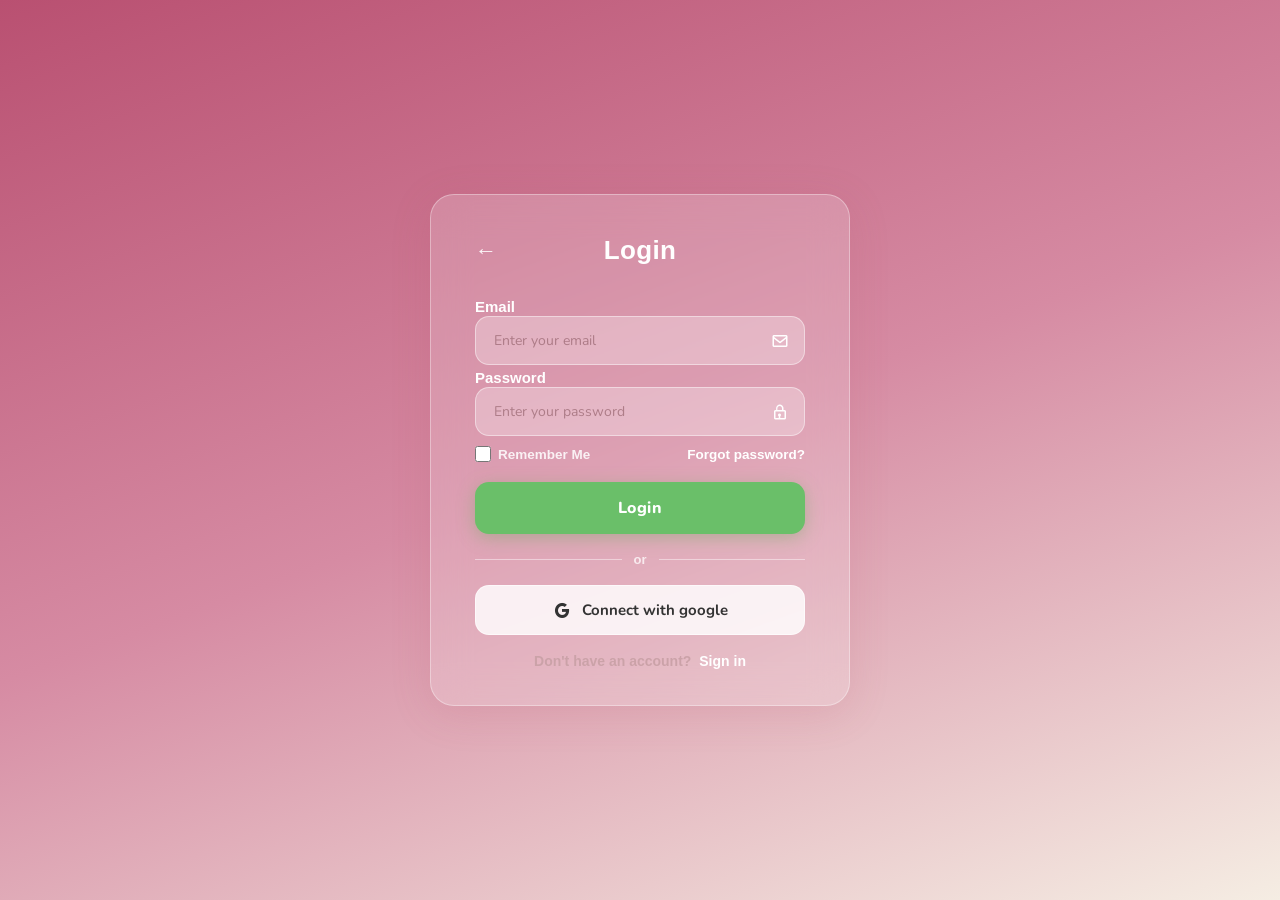
<file: index.html>
<!doctype html>
<html lang="en">
  <head>
    <meta charset="UTF-8" />
    <meta name="viewport" content="width=device-width, initial-scale=1.0" />
    <link href="https://unpkg.com/boxicons@2.1.4/css/boxicons.min.css" rel="stylesheet" />
    <link href="style.css" rel="stylesheet"/>
    <title>Ecommerce website</title>
  </head>
  <body>
    <div class="bg"></div>

    <!-- Login page -->
    <div id="logpg" class="logipage active">
      <div class="page-header">
        <span class="back-arrow">&#8592;</span>
        <h2>Login</h2>
      </div>
      <form method="post" action="login.php">
        <label>Email</label>
        <div class="input-wrapper">
          <input type="email" required placeholder="Enter your email" />
          <i class="bx bx-envelope"></i>
        </div>

        <label>Password</label>
        <div class="input-wrapper">
          <input type="password" required placeholder="Enter your password" />
          <i class="bx bx-lock"></i>
        </div>

        <div class="remember-row">
          <label><input type="checkbox" /> Remember Me</label>
          <a href="#">Forgot password?</a>
        </div>

        <input type="submit" value="Login" />

        <div class="divider"><span>or</span></div>

        <button><i class="bx bxl-google"></i> Connect with google</button>
        <p>Don't have an account? <a href="#" onclick="show('singpg')"> Sign in</a></p>
      </form>
    </div>

    <!-- Sign in page -->
    <div id="singpg" class="logipage">
      <div class="page-header">
        <span class="back-arrow">&#8592;</span>
        <h2>Sign in</h2>
      </div>
      <form method="post" onsubmit="return false">
        <label>Email</label>
        <div class="input-wrapper">
          <input type="email" required placeholder="Enter your email" />
          <i class="bx bx-envelope"></i>
        </div>

        <label>Password</label>
        <div class="input-wrapper">
          <input type="password" required placeholder="Enter your password" />
          <i class="bx bx-lock"></i>
        </div>

        <div class="remember-row">
          <a href="#">Forgot password?</a>
        </div>

        <input type="submit" value="Sign in" />

        <div class="divider"><span>or</span></div>

        <button><i class="bx bxl-google"></i> Connect with Google</button>
        <p>Already have an account? <a href="#" onclick="show('logpg')">Login</a></p>
      </form>
    </div>

    <script src="script.js">
      function show(id) {
        document.querySelectorAll('.logipage').forEach(p => p.classList.remove('active'));
        document.getElementById(id).classList.add('active');
        return false;
      }
    </script>
  </body>
</html>
</file>
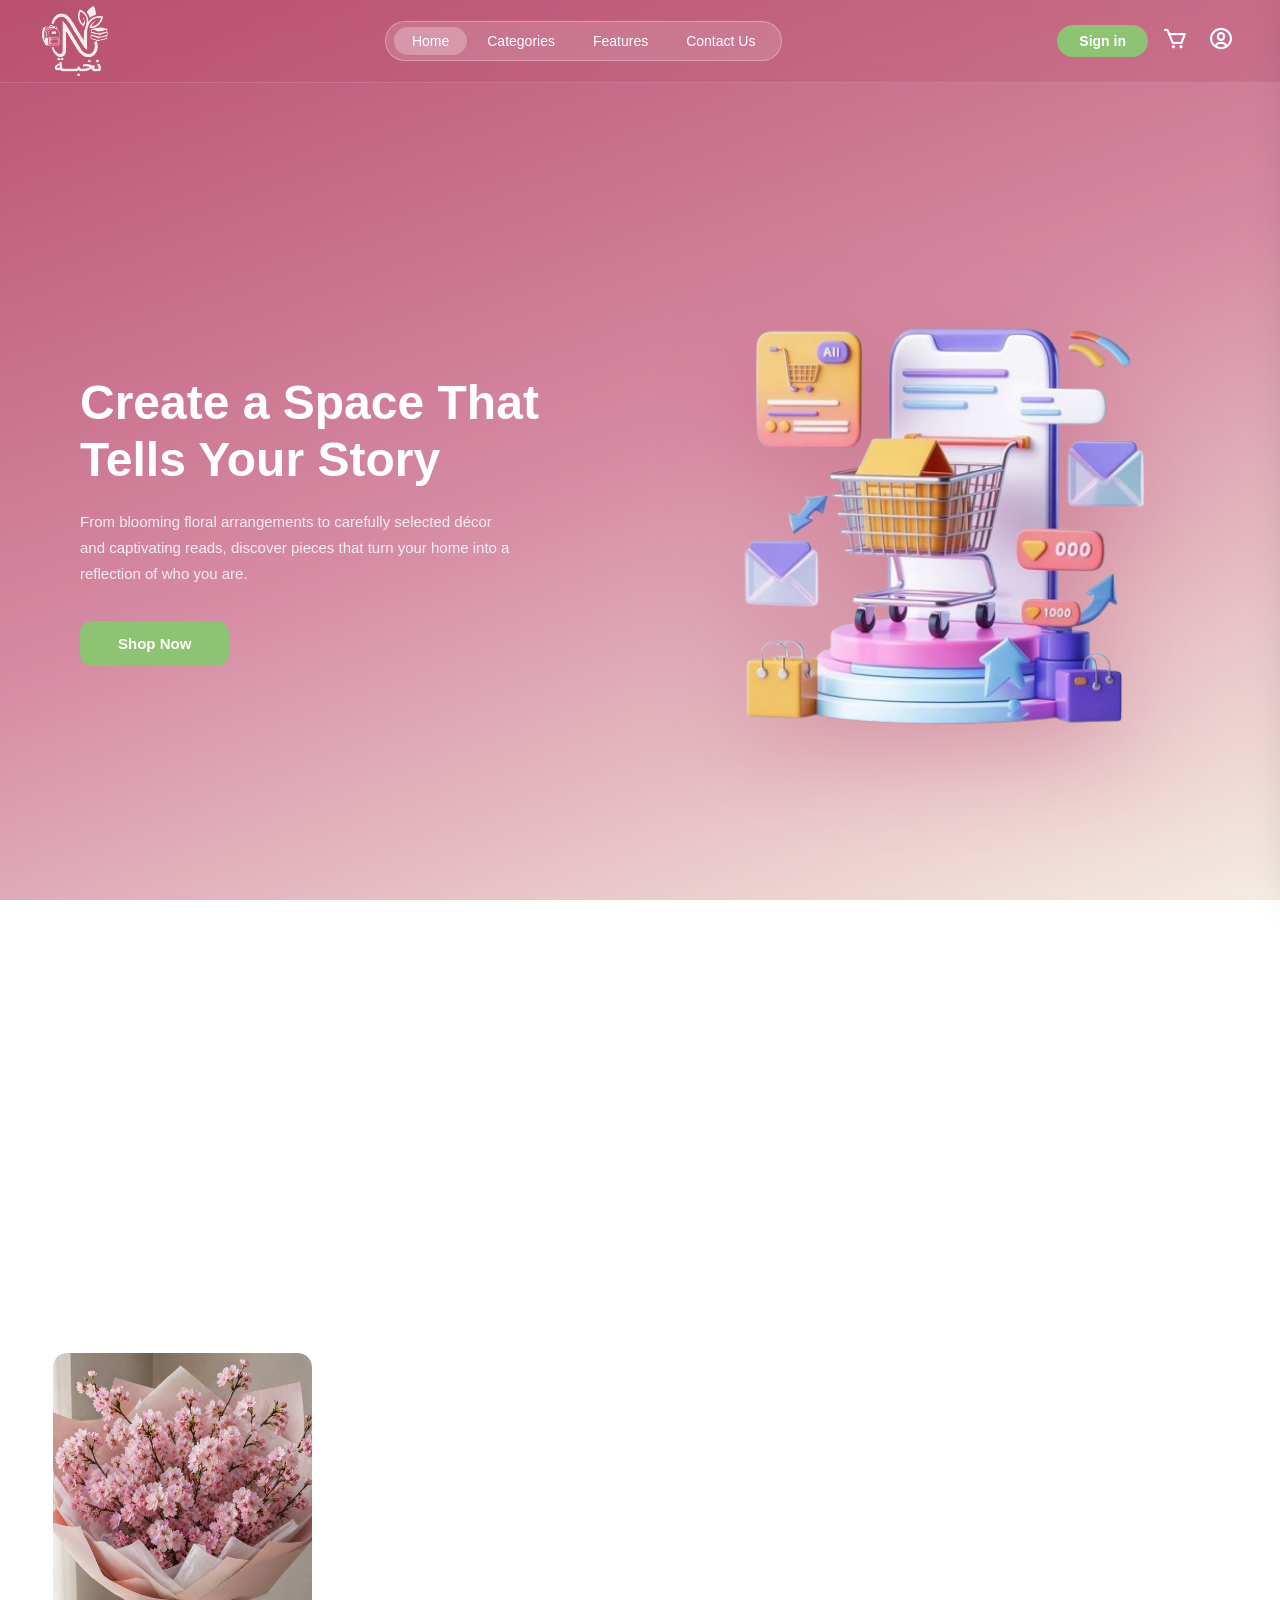
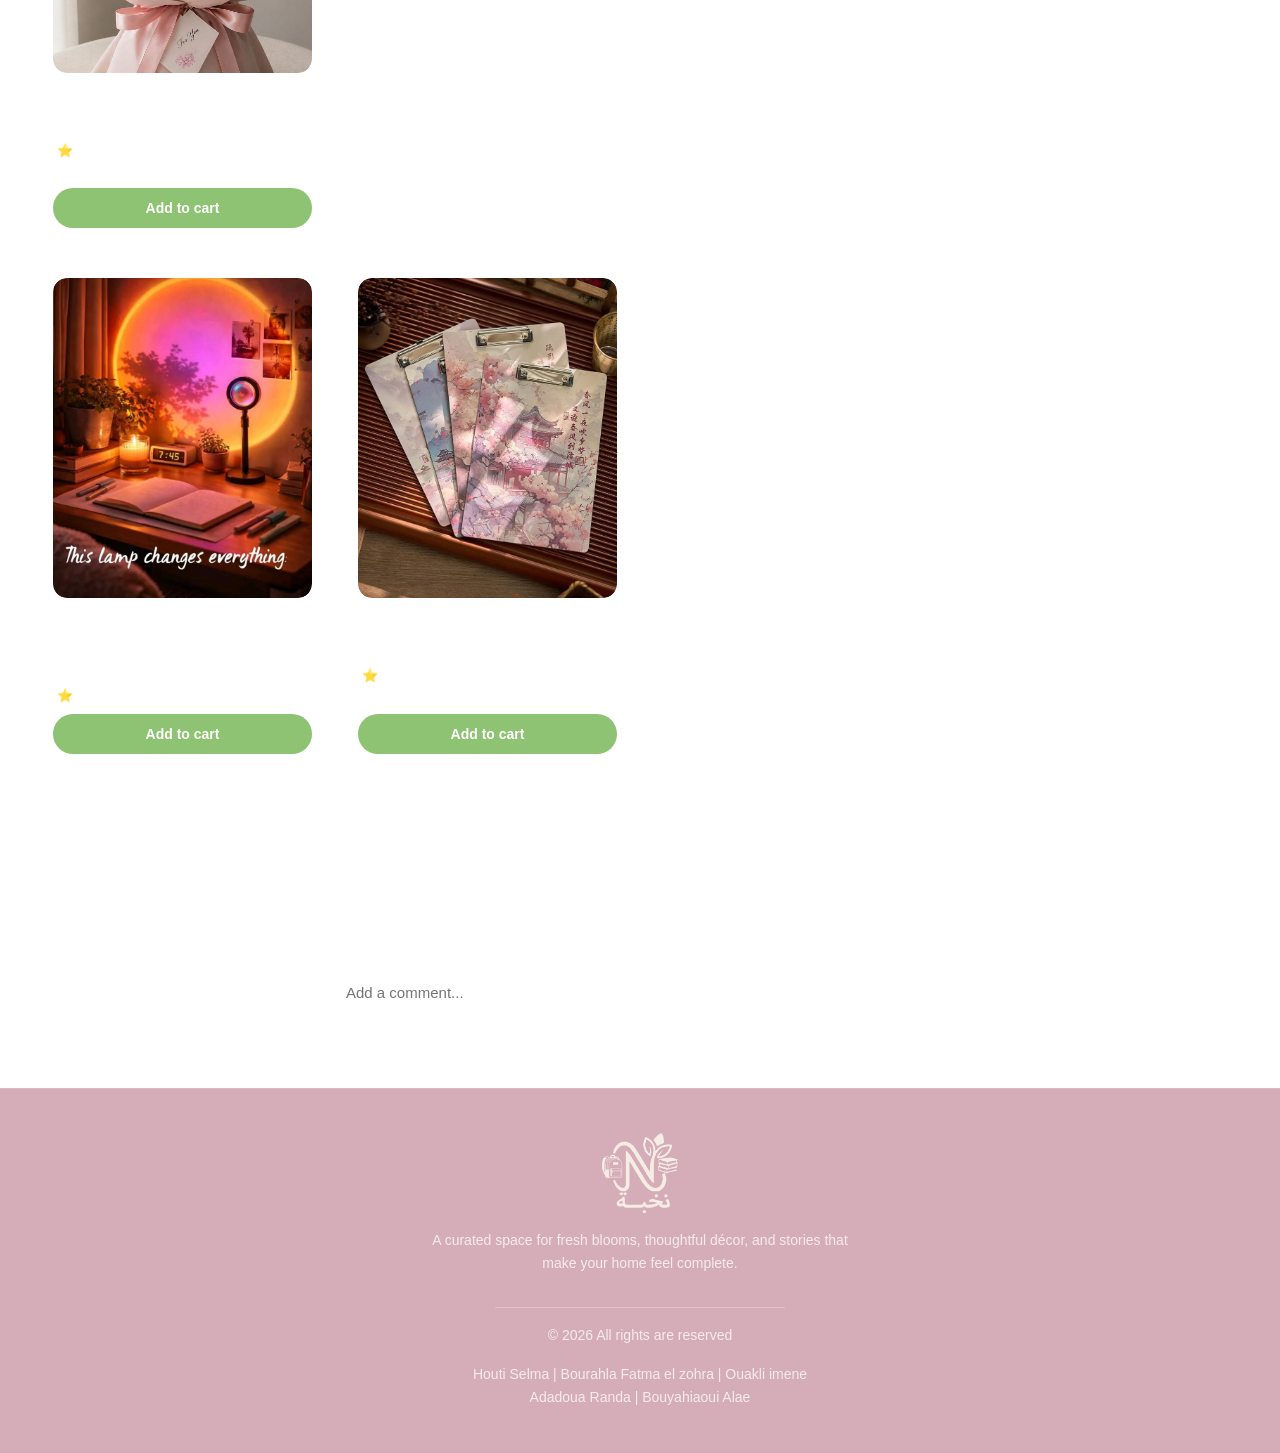
<file: main.html>
<!doctype html>
<html lang="en">
  <head>
    <meta charset="UTF-8" />
    <meta name="viewport" content="width=device-width, initial-scale=1.0" />
    <title>NOKHBA</title>
    <link href="https://unpkg.com/boxicons@2.1.4/css/boxicons.min.css" rel="stylesheet" />
    <link rel="stylesheet" href="https://cdn-uicons.flaticon.com/2.6.0/uicons-brands/css/uicons-brands.css" />
    <link rel="stylesheet" href="style.css" />
    <link rel="icon" href="images/logo_photo.png" type="image/x-icon" />
  </head>
  <body>

    <!-- header -->
    <header>
      <div class="header-inner">
        <div class="header-logo">
          <img src="images/logo_photo.png" alt="logo" title="logo" />
        </div>

        <nav class="header-nav">
          <a href="#" class="active">Home</a>
          <a href="#">Categories</a>
          <a href="#">Features</a>
          <a href="#">Contact Us</a>
        </nav>

        <div class="header-actions">
          <button class="btn-signin">Sign in</button>

          
          <button class="btn-icon" onclick="openCart()" title="Cart">
            <i class="bx bx-cart"></i>
          </button>

          <div class="profile-btn btn-icon">
            <i class="bx bx-user-circle"></i>
            <div class="profile-dropdown">
              <a href="#">My Account</a>
              <a href="#">Settings</a>
              <a href="logout.php">Logout</a>
            </div>
          </div>
        </div>
      </div>
    </header>

    <!-- main content -->
    <main>

      <!-- hero section -->
      <div class="hero-section">
        <div class="hero-text">
          <h1>Create a Space That Tells Your Story</h1>
          <p>
            From blooming floral arrangements to carefully selected décor and
            captivating reads, discover pieces that turn your home into a
            reflection of who you are.
          </p>
          <button class="btn-shopnow">Shop Now</button>
        </div>
        <div class="hero-image">
          <img src="images/hero_section_photo.png" alt="hero picture" title="Hero photo" />
        </div>
      </div>

      <!-- categories heading -->
      <br />
      <h2 class="section-heading" align="center"><u>Categories</u></h2>
      <br />

      <!-- categories -->
      <div class="categories-grid">
        <div class="category-card">
          <i class="bx bx-book"></i>
          <h3>Books</h3>
          <p>Transform Your Mind, One Page at a Time</p>
        </div>
        <div class="category-card">
          <i class="bx bx-leaf"></i>
          <h3>Flowers</h3>
          <p>Fresh Blooms for Every Occasion</p>
        </div>
        <div class="category-card">
          <i class="bx bx-pencil"></i>
          <h3>Study</h3>
          <p>Everything You Need to Ace Your Day</p>
        </div>
      </div>

      <!-- features heading -->
      <h2 class="section-heading" align="center"><u>Features</u></h2>
      <h3 class="bestsellers-label">Our Best Sellers:</h3>

      <!-- products grid -->
      <div class="products-grid">

        <!-- row 1 — titles match DB exactly -->
        <div class="products-row">

          <!-- DB name: Cherry Blossom -->
          <div class="product-card">
            <div class="prd-image">
              <img src="images/flower18.jpg" alt="Cherry Blossom" />
            </div>
            <h4 class="prd-title">Cherry Blossom</h4>
            <p class="prd-desc">A fleeting moment of pure elegance.</p>
            <div class="prd-meta">
              <span class="rating">⭐ 5.0</span>
              <span class="prd-price">15500 DA</span>
            </div>
            <button class="cart-btn">Add to cart</button>
          </div>

          <!-- DB name: Lavender -->
          <div class="product-card">
            <div class="prd-image">
              <img src="images/flower7.jpg" alt="Lavender" />
            </div>
            <h4 class="prd-title">Lavender</h4>
            <p class="prd-desc">Calm your soul with the scent of serenity.</p>
            <div class="prd-meta">
              <span class="rating">⭐ 4.9</span>
              <span class="prd-price">3000 DA</span>
            </div>
            <button class="cart-btn">Add to cart</button>
          </div>

          <!-- DB name: Harry Potter -->
          <div class="product-card">
            <div class="prd-image">
              <img src="images/book4.jpg" alt="Harry Potter" />
            </div>
            <h4 class="prd-title">Harry Potter</h4>
            <p class="prd-desc">The timeless wizarding saga that captivates every age.</p>
            <div class="prd-meta">
              <span class="rating">⭐ 4.8</span>
              <span class="prd-price">2200 DA</span>
            </div>
            <button class="cart-btn">Add to cart</button>
          </div>

          <!-- DB name: Laws of Jartin -->
          <div class="product-card">
            <div class="prd-image">
              <img src="images/book2.jpg" alt="Laws of Jartin" />
            </div>
            <h4 class="prd-title">Laws of Jartin</h4>
            <p class="prd-desc">Bloody rules rule the land of two jartin.</p>
            <div class="prd-meta">
              <span class="rating">⭐ 4.6</span>
              <span class="prd-price">1100 DA</span>
            </div>
            <button class="cart-btn">Add to cart</button>
          </div>
        </div>

        <!-- row 2 — titles match DB exactly -->
        <div class="products-row">

          <!-- DB name: Sunset Projection Lamp -->
          <div class="product-card">
            <div class="prd-image">
              <img src="images/study2.jpg" alt="Sunset Projection Lamp" />
            </div>
            <h4 class="prd-title">Sunset Projection Lamp</h4>
            <p class="prd-desc">Bring the magic of the golden hour to your room.</p>
            <div class="prd-meta">
              <span class="rating">⭐ 4.8</span>
              <span class="prd-price">1800 DA</span>
            </div>
            <button class="cart-btn">Add to cart</button>
          </div>

          <!-- DB name: Clear Acrylic Clipboard -->
          <div class="product-card">
            <div class="prd-image">
              <img src="images/study17.jpg" alt="Clear Acrylic Clipboard" />
            </div>
            <h4 class="prd-title">Clear Acrylic Clipboard</h4>
            <p class="prd-desc">The modern way to take notes.</p>
            <div class="prd-meta">
              <span class="rating">⭐ 4.6</span>
              <span class="prd-price">1800 DA</span>
            </div>
            <button class="cart-btn">Add to cart</button>
          </div>

          <!-- DB name: Morandi Gel Pens -->
          <div class="product-card">
            <div class="prd-image">
              <img src="images/study13.jpg" alt="Morandi Gel Pens" />
            </div>
            <h4 class="prd-title">Morandi Gel Pens</h4>
            <p class="prd-desc">Smooth writing in every shade.</p>
            <div class="prd-meta">
              <span class="rating">⭐ 5.0</span>
              <span class="prd-price">950 DA</span>
            </div>
            <button class="cart-btn">Add to cart</button>
          </div>

          <!-- DB name: Digital Flip Clock -->
          <div class="product-card">
            <div class="prd-image">
              <img src="images/study3.jpg" alt="Digital Flip Clock" />
            </div>
            <h4 class="prd-title">Digital Flip Clock</h4>
            <p class="prd-desc">Classic timekeeping with a mechanical twist.</p>
            <div class="prd-meta">
              <span class="rating">⭐ 4.6</span>
              <span class="prd-price">3500 DA</span>
            </div>
            <button class="cart-btn">Add to cart</button>
          </div>
        </div>

      </div>

      <!-- comment section -->
      <div class="comment-section">
        <h3>Add your Comment</h3>
        <input type="text" placeholder="Add a comment..." />
      </div>

    </main>

    <!-- footer -->
    <footer>
      <div id="ftpart">
        <img src="images/logo_photo.png" alt="logo" title="logo" />
        <p>A curated space for fresh blooms, thoughtful décor, and stories that make your home feel complete.</p>
        <div class="social-icons">
          <a href="www.linkedin.com/in/imeneouakli" target="_blank"><i class="fi fi-brands-linkedin"></i></a>
          <a href="https://github.com/alaebouya07" target="_blank"><i class="fi fi-brands-github"></i></a>
          <a href="https://www.instagram.com/th.randaa?igsh=MWF1MXYxYTcxNXFtOA==" target="_blank"><i class="fi fi-brands-instagram"></i></a>
          <a href="https://x.com/RahileRahi73467" target="_blank"><i class="fi fi-brands-twitter-alt-square"></i></a>
        </div>
        <hr class="footer-divider" />
        <p>© 2026 All rights are reserved</p>
        <p>Houti Selma | Bourahla Fatma el zohra | Ouakli imene <br> Adadoua Randa | Bouyahiaoui Alae </p>
      </div>
    </footer>

    <!-- cart overlay -->
    <div class="cart-overlay" id="cartOverlay" onclick="closeCart()"></div>

    <!-- cart sidebar -->
    <div class="cart-sidebar" id="cartSidebar">

      <!-- LEFT: item list -->
      <div class="cart-left">
        <div class="cart-header">
          <div class="cart-header-title">
            <svg viewBox="0 0 24 24" fill="none" stroke="currentColor" stroke-width="2.5" onclick="closeCart()" style="cursor:pointer;">
              <path d="M19 12H5M5 12l7 7M5 12l7-7" />
            </svg>
            Shopping Cart
          </div>
          <button class="cart-close-btn" onclick="closeCart()">×</button>
        </div>

        <div class="item-count-badge" id="totalItems">0 items</div>
        <div class="cart-divider"></div>

        <div class="table-head">
          <span>Product</span>
          <span>Quantity</span>
          <span>Price</span>
          <span>Total</span>
        </div>
        <!-- JS renders items here -->
      </div>

      <!-- RIGHT: order summary -->
      <div class="order-summary">
        <div class="order-title">Your Order</div>
        <div class="order-divider"></div>
        <div class="order-row">
          <span>Items</span>
          <span id="summaryItems">0</span>
        </div>
        <div>
          <div class="card-label">Card type</div>
          <select class="card-select">
            <option>Visa</option>
            <option>Mastercard</option>
            <option>PayPal</option>
          </select>
        </div>
        <div>
          <div class="card-label">Promo code</div>
          <div class="promo-row">
            <input class="promo-input" type="text" placeholder="Enter your code" id="promoInput" />
            <button class="apply-btn" onclick="applyPromo()">Apply</button>
          </div>
        </div>
        <div class="order-divider"></div>
        <div class="total-row">
          <span>Total cost</span>
          <span id="totalCost">0 DA</span>
        </div>
        <button class="checkout-btn">Checkout</button>
      </div>

    </div>

    <script src="script.js"></script>
  </body>
</html>
</file>
<file: style.css>
/*
   google font import
    */
@import url('https://fonts.googleapis.com/css2?family=Nunito:wght@400;600;700;800&display=swap');

/*
   global reset
    */
* {
  margin: 0;
  padding: 0;
  box-sizing: border-box;
}

/*
   body — base styles
    */
body {
  min-height: 100vh;
  font-family: 'Segoe UI', sans-serif;
  background: linear-gradient(160deg, #B95071 0%, #d68ba3 50%, #F5EDE3 100%);
  background-attachment: fixed;
  color: white;
  overflow-y: auto;
}

/*
   hero section wrapper (legacy, kept for compatibility)
    */
.hrosec {
  width: 100%;
  display: block;
}


/*
   index.html — login page centering
   body:has(> .logipage) targets index.html only.
   switches body to a full-screen flex so the active card
   is always perfectly centred.
    */
body:has(> .logipage) {
  display: flex;
  justify-content: center;
  align-items: center;
  min-height: 100vh;
}

/* decorative .bg div fills viewport behind the card */
.bg {
  position: fixed;
  inset: 0;
  z-index: 0;
  background: inherit;
  pointer-events: none;
}

/* every .logipage sits above .bg */
.logipage {
  display: none;
  position: absolute;
  top: 50%;
  left: 50%;
  transform: translate(-50%, -50%);
  z-index: 1;
  width: 420px;
  background: rgba(255, 255, 255, 0.18);
  backdrop-filter: blur(18px);
  -webkit-backdrop-filter: blur(18px);
  border: 1px solid rgba(255, 255, 255, 0.35);
  border-radius: 24px;
  padding: 40px 44px 36px;
  box-shadow: 0 8px 40px rgba(180, 80, 100, 0.15);
}

/* active card is shown and on top */
.logipage.active {
  display: block;
  z-index: 2;
}

/* when used inside .auth-overlay (main.html popup),
   override positioning so it fits inside the overlay */
.auth-overlay .logipage {
  position: relative;
  top: auto;
  left: auto;
  transform: none;
  display: block;
}


/*
   auth modal — page header
    */
.page-header {
  display: flex;
  align-items: center;
  margin-bottom: 32px;
  position: relative;
}

.back-arrow {
  color: #fff;
  font-size: 22px;
  cursor: pointer;
  line-height: 1;
  margin-right: 12px;
  opacity: 0.9;
  transition: opacity 0.2s;
}

.back-arrow:hover { opacity: 1; }

.page-header h2 {
  flex: 1;
  text-align: center;
  font-size: 26px;
  font-weight: 800;
  color: #fff;
  letter-spacing: 0.3px;
  margin-right: 34px;
}


/*
   auth modal — form layout
    */
form {
  display: flex;
  flex-direction: column;
  gap: 0;
}

form > label {
  font-size: 15px;
  font-weight: 700;
  color: #fff;
  margin-bottom: 8px;
  margin-top: 14px;
}

form > label:first-of-type { margin-top: 0; }


/*
   auth modal — input wrapper
    */
.input-wrapper {
  position: relative;
  margin-bottom: 4px;
}

.input-wrapper input {
  width: 100%;
  padding: 14px 48px 14px 18px;
  background: rgba(255, 255, 255, 0.28);
  border: 1.5px solid rgba(255, 255, 255, 0.45);
  border-radius: 14px;
  font-size: 14px;
  font-family: 'Nunito', sans-serif;
  color: #5a3a40;
  outline: none;
  transition: border-color 0.2s, background 0.2s;
}

.input-wrapper input::placeholder { color: rgba(150, 100, 110, 0.7); }

.input-wrapper input:focus {
  border-color: rgba(255, 255, 255, 0.75);
  background: rgba(255, 255, 255, 0.38);
}

.input-wrapper i {
  position: absolute;
  right: 16px;
  top: 50%;
  transform: translateY(-50%);
  font-size: 18px;
  color: #fff;
  pointer-events: none;
}


/*
   auth modal — remember me / forgot password row
    */
.remember-row {
  display: flex;
  align-items: center;
  justify-content: space-between;
  margin: 10px 0 18px;
  font-size: 13.5px;
}

.remember-row label {
  display: flex;
  align-items: center;
  gap: 7px;
  color: rgba(255, 255, 255, 0.85);
  cursor: pointer;
  font-weight: 600;
}

.remember-row input[type="checkbox"] {
  width: 16px;
  height: 16px;
  accent-color: #ffffff;
  cursor: pointer;
}

.remember-row a,
form .remember-row a {
  color: #fff;
  font-weight: 700;
  text-decoration: none;
  font-size: 13.5px;
}

.remember-row a:hover { text-decoration: underline; }


/*
   auth modal — submit button
    */
input[type="submit"] {
  width: 100%;
  margin-top: 2px;
  padding: 15px;
  background: #6abf69;
  color: #fff;
  font-family: 'Nunito', sans-serif;
  font-size: 16px;
  font-weight: 800;
  border: none;
  border-radius: 14px;
  cursor: pointer;
  letter-spacing: 0.4px;
  transition: background 0.2s, transform 0.15s;
  box-shadow: 0 4px 18px rgba(90, 170, 80, 0.35);
}

input[type="submit"]:hover {
  background: #5aaf58;
  transform: translateY(-1px);
}

input[type="submit"]:active { transform: translateY(0); }


/*
   auth modal — or divider
    */
.divider {
  display: flex;
  align-items: center;
  gap: 12px;
  margin: 18px 0;
  color: rgba(255, 255, 255, 0.75);
  font-size: 13px;
  font-weight: 600;
}

.divider::before,
.divider::after {
  content: '';
  flex: 1;
  height: 1px;
  background: rgba(255, 255, 255, 0.45);
}


/*
   auth modal — google sign-in button
    */
form > button {
  width: 100%;
  display: flex;
  align-items: center;
  justify-content: center;
  gap: 10px;
  padding: 14px;
  background: rgba(255, 255, 255, 0.82);
  border: 1.5px solid rgba(255, 255, 255, 0.6);
  border-radius: 14px;
  font-family: 'Nunito', sans-serif;
  font-size: 15px;
  font-weight: 700;
  color: #333;
  cursor: pointer;
  transition: background 0.2s, transform 0.15s;
}

form > button:hover {
  background: rgba(255, 255, 255, 0.95);
  transform: translateY(-1px);
}

form > button i { font-size: 20px; }


/*
   auth modal — bottom link
    */
form > p {
  margin-top: 18px;
  text-align: center;
  font-size: 14px;
  color: rgba(200, 160, 165, 0.9);
  font-weight: 600;
}

form > p a {
  color: #ffffff;
  font-weight: 800;
  text-decoration: none;
  margin-left: 4px;
}

form > p a:hover { text-decoration: underline; }


/*
   header / navbar
    */
header {
  position: fixed;
  top: 0;
  left: 0;
  width: 100%;
  z-index: 100;
  padding: 6px 40px;
  backdrop-filter: blur(12px);
  -webkit-backdrop-filter: blur(12px);
  background: rgba(185, 80, 113, 0.3);
  border-bottom: 1px solid rgba(255, 255, 255, 0.15);
}

.header-logo img {
  width: 110px;
  height: 110px;
  object-fit: contain;
  border-radius: 12px;
  display: block;
  mix-blend-mode: screen;   /* removes black background, shows original warm beige #F5EDE3 color */
}

.header-inner {
  display: flex;
  align-items: center;
  justify-content: space-between;
}

.header-inner img {
  width: 70px;
  height: 70px;
  object-fit: contain;
}

/* legacy table-based header (kept for compatibility) */
header table { border-collapse: collapse; width: 100%; }
header table td { vertical-align: middle; padding: 0; }

header table td:first-child img {
  width: 50px; height: 50px;
  object-fit: contain;
  border-radius: 12px;
  display: block;
}

header table td nav {
  display: inline-flex;
  align-items: center;
  background: rgba(255, 255, 255, 0.15);
  border: 1px solid rgba(255, 255, 255, 0.3);
  border-radius: 30px;
  padding: 5px 8px;
  gap: 2px;
}

header table td nav a {
  text-decoration: none;
  color: white;
  font-size: 14px;
  font-weight: 500;
  padding: 6px 18px;
  border-radius: 20px;
  transition: background 0.2s ease;
  white-space: nowrap;
}

header table td nav a:hover,
header table td nav a.active {
  background: rgba(255, 255, 255, 0.25);
}

header table td:last-child { text-align: right; white-space: nowrap; }

header table td:last-child button {
  display: inline-flex;
  align-items: center;
  justify-content: center;
  vertical-align: middle;
  margin-left: 8px;
  cursor: pointer;
  border: none;
  transition: background 0.2s ease, transform 0.1s ease;
}

header table td:last-child button:first-child {
  padding: 8px 22px;
  background: #8DC373;
  color: white;
  font-size: 14px;
  font-weight: 600;
  border-radius: 20px;
}

header table td:last-child button:first-child:hover {
  background: #7A8F6A;
  transform: translateY(-1px);
}

header table td:last-child button:not(:first-child) {
  background: transparent;
  color: white;
  font-size: 26px;
  padding: 4px 6px;
  border-radius: 20px;
}

header table td:last-child button:not(:first-child):hover { opacity: 0.7; }

header table td:last-child button:last-child { position: relative; }

header table td:last-child button:last-child aside {
  display: none;
  position: absolute;
  top: 110%; right: 0;
  background: rgba(185, 80, 113, 0.95);
  backdrop-filter: blur(10px);
  -webkit-backdrop-filter: blur(10px);
  border: 1px solid rgba(255, 255, 255, 0.2);
  border-radius: 12px;
  padding: 8px 0;
  min-width: 150px;
  z-index: 200;
  flex-direction: column;
  text-align: left;
}

header table td:last-child button:last-child:hover aside { display: flex; }

header table td:last-child button:last-child aside a {
  text-decoration: none;
  color: white;
  font-size: 14px;
  padding: 10px 20px;
  display: block;
  transition: background 0.2s ease;
}

header table td:last-child button:last-child aside a:hover {
  background: rgba(255, 255, 255, 0.15);
}


/*
   header nav pill (semantic class)
    */
.header-nav {
  display: inline-flex;
  align-items: center;
  background: rgba(255,255,255,0.15);
  border: 1px solid rgba(255,255,255,0.3);
  border-radius: 30px;
  padding: 5px 8px;
  gap: 2px;
}

.header-nav a {
  text-decoration: none;
  color: white;
  font-size: 14px;
  font-weight: 500;
  padding: 6px 18px;
  border-radius: 20px;
  transition: background 0.2s;
}

.header-nav a:hover,
.header-nav a.active { background: rgba(255,255,255,0.25); }

.header-actions {
  display: flex;
  align-items: center;
  gap: 8px;
}

.btn-signin {
  padding: 8px 22px;
  background: #8DC373;
  color: white;
  font-size: 14px;
  font-weight: 600;
  border: none;
  border-radius: 20px;
  cursor: pointer;
  transition: background 0.2s, transform 0.1s;
}

.btn-signin:hover { background: #7A8F6A; transform: translateY(-1px); }

.btn-icon {
  background: transparent;
  border: none;
  color: white;
  font-size: 26px;
  cursor: pointer;
  padding: 4px 6px;
  border-radius: 20px;
  position: relative;
}

.profile-btn { position: relative; }

.profile-dropdown {
  display: flex;              
  position: absolute;
  top: 110%; right: 0;
  background: rgba(185, 80, 113, 0.95);
  backdrop-filter: blur(10px);
  border: 1px solid rgba(255,255,255,0.2);
  border-radius: 12px;
  padding: 8px 0;
  min-width: 150px;
  z-index: 200;
  flex-direction: column;
  /* ✅ smooth animation */
  opacity: 0;
  transform: translateY(-8px);
  pointer-events: none;
  transition: opacity 0.25s ease, transform 0.25s ease;
}

.profile-dropdown.show { 
  opacity: 1;
  transform: translateY(0);
  pointer-events: all;
}

.profile-dropdown a {
  color: white;
  text-decoration: none;
  font-size: 14px;
  padding: 10px 20px;
  display: block;
}

.profile-dropdown a:hover { background: rgba(255,255,255,0.15); }


/*
   main content wrapper
    */
main {
  padding-top: 124px;
  width: 100%;
  display: block;
}


/*
   hero section
    */
.hero-section {
  display: flex;
  align-items: center;
  justify-content: space-between;
  min-height: 88vh;
  padding: 60px 80px;
  gap: 40px;
}

.hero-text { flex: 1; max-width: 500px; }

.hero-text h1 {
  font-size: 48px;
  font-weight: 800;
  color: white;
  line-height: 1.2;
  margin-bottom: 20px;
}

.hero-text p {
  font-size: 15px;
  color: rgba(255,255,255,0.85);
  line-height: 1.75;
  margin-bottom: 34px;
  max-width: 440px;
}

.btn-shopnow {
  padding: 14px 38px;
  background: #8DC373;
  color: white;
  font-size: 15px;
  font-weight: 600;
  border: none;
  border-radius: 12px;
  cursor: pointer;
  transition: background 0.2s, transform 0.1s;
}

.btn-shopnow:hover { background: #7A8F6A; transform: translateY(-2px); }

.hero-image { flex: 1; display: flex; justify-content: flex-end; }

.hero-image img {
  width: 100%;
  max-width: 520px;
  object-fit: contain;
  filter: drop-shadow(0 24px 48px rgba(185,80,113,0.4));
}


/*
   categories section
    */
.categories-grid {
  display: flex;
  flex-wrap: nowrap;
  overflow-x: auto;
  gap: 20px;
  padding: 10px 60px 60px;
  scroll-snap-type: x mandatory;
  -webkit-overflow-scrolling: touch;
}

.categories-grid::-webkit-scrollbar { height: 6px; }
.categories-grid::-webkit-scrollbar-track {
  background: rgba(255,255,255,0.1); border-radius: 10px;
}
.categories-grid::-webkit-scrollbar-thumb {
  background: rgba(255,255,255,0.4); border-radius: 10px;
}

.category-card {
  flex: 1 1 0;              /* grow equally to fill the row */
  min-width: 200px;         /* won't collapse below this */
  scroll-snap-align: start;
  background: rgba(255,255,255,0.15);
  backdrop-filter: blur(10px);
  border: 1px solid rgba(255,255,255,0.25);
  border-radius: 16px;
  padding: 44px 20px;
  text-align: center;
  cursor: pointer;
  transition: background 0.3s, transform 0.2s;
}

.category-card:hover {
  background: rgba(255,255,255,0.22);
  transform: translateY(-5px);
}

.category-card i {
  font-size: 44px;
  color: rgba(255,255,255,0.85);
  display: block;
  margin-bottom: 16px;
}

.category-card h3 { font-size: 20px; font-weight: 700; color: white; margin-bottom: 10px; }
.category-card p  { font-size: 13px; color: rgba(255,255,255,0.7); line-height: 1.6; }


/*
   legacy product table (kept for compatibility)
    */
#mnpart > table:nth-of-type(2) {
  border-collapse: separate;
  border-spacing: 20px;
  padding: 10px 60px 60px;
  box-sizing: border-box;
  width: 100%;
}

#mnpart > table:nth-of-type(2) td {
  background: rgba(255, 255, 255, 0.15);
  backdrop-filter: blur(10px);
  -webkit-backdrop-filter: blur(10px);
  border: 1px solid rgba(255, 255, 255, 0.25);
  border-radius: 16px;
  padding: 44px 20px;
  text-align: center;
  vertical-align: top;
  transition: background 0.3s ease, transform 0.2s ease;
  cursor: pointer;
}

#mnpart > table:nth-of-type(2) td:hover {
  background: rgba(255, 255, 255, 0.22);
  transform: translateY(-5px);
}

#mnpart > table:nth-of-type(2) td i {
  font-size: 44px; color: rgba(255, 255, 255, 0.85);
  display: block; margin-bottom: 16px;
}

#mnpart > table:nth-of-type(2) td h3 {
  font-size: 20px; font-weight: 700; color: white; margin-bottom: 10px;
}

#mnpart > table:nth-of-type(2) td p {
  font-size: 13px; color: rgba(255, 255, 255, 0.7); line-height: 1.6;
}


/*
   "our best sellers" label
    */
#mnpart > section > div.products-grid,
#mnpart > h3 { padding-left: 60px; }

.bestsellers-label {
  font-size: 22px;
  font-weight: 600;
  color: rgba(255, 255, 255, 0.95);
  margin-bottom: 16px;
  padding: 0 60px 16px;
  display:block;
}


/*
   products grid — best sellers  (main.html)
   4-column grid. cards match the pink cherry blossoms design:
   rounded image → title (centred) → desc → rating+price → pill button
    */
.products-grid {
  padding: 0 40px 70px;
  box-sizing: border-box;
}

.products-row {
  display: grid;
  grid-template-columns: repeat(4, 1fr);
  gap: 20px;
  margin-bottom: 20px;
}

/* ── the card ── */
.product-card {
  background: rgba(255, 255, 255, 0.28);
  backdrop-filter: blur(14px);
  -webkit-backdrop-filter: blur(14px);
  border: 1px solid rgba(255, 255, 255, 0.40);
  border-radius: 22px;
  padding: 12px 12px 16px;
  display: flex;
  flex-direction: column;
  gap: 10px;
  cursor: pointer;
  transition: transform 0.2s, box-shadow 0.2s, background 0.2s;
}

.product-card:hover {
  transform: translateY(-6px);
  background: rgba(255, 255, 255, 0.36);
  box-shadow: 0 14px 36px rgba(185, 80, 113, 0.22);
}

/* image — rounded corners all around, fills card width */
.prd-image {
  width: 100%;
  border-radius: 14px;
  overflow: hidden;
  flex-shrink: 0;
}

.prd-image img {
  width: 100%;
  height: 320px;
  object-fit: cover;
  display: block;
  border-radius: 14px;
}

/* title — bold, centred */
.prd-title {
  font-size: 15px;
  font-weight: 700;
  color: white;
  text-align: center;
  line-height: 1.3;
}

/* description — centred, 2-line clamp */
.prd-desc {
  font-size: 13px;
  color: rgba(255, 255, 255, 0.82);
  text-align: center;
  line-height: 1.5;
  display: -webkit-box;
  -webkit-box-orient: vertical;
  overflow: hidden;
  line-clamp: 2;
}

/* rating left, price right */
.prd-meta {
  display: flex;
  justify-content: space-between;
  align-items: center;
  padding: 0 4px;
}

.prd-meta .rating    { font-size: 13px; color: rgba(255, 255, 255, 0.95); }
.prd-meta .prd-price { font-size: 15px; font-weight: 800; color: white; }

/* full-width pill button */
.cart-btn {
  display: block;
  width: 100%;
  padding: 12px 0;
  background: #8DC373;
  color: white;
  font-size: 14px;
  font-weight: 700;
  border: none;
  border-radius: 50px;
  cursor: pointer;
  text-align: center;
  margin-top: auto;
  transition: background 0.2s, transform 0.1s;
}

.cart-btn:hover  { background: #7A8F6A; transform: translateY(-1px); }
.cart-btn:active { background: #495540; transform: translateY(0); }


/*
   footer
    */
footer {
  width: 100%;
  background: #96325066;
  border-top: 1px solid rgba(255,255,255,0.15);
  padding: 44px 60px;
  display: block;
}

footer > hr:first-child { display: none; }

#ftpart {
  display: flex;
  flex-direction: column;
  align-items: center;
  gap: 16px;
  text-align: center;
}

#ftpart img {
  width: 80px; height: 80px;
  object-fit: contain;
  border-radius: 12px;
}

#ftpart p {
  font-size: 14px;
  color: rgba(255, 255, 255, 0.75);
  max-width: 420px;
  line-height: 1.65;
}

#ftpart > div { display: flex; align-items: center; gap: 6px; }

#ftpart i {
  font-size: 26px;
  color: white;
  cursor: pointer;
  transition: opacity 0.2s ease, transform 0.15s ease;
}
#ftpart a {
  text-decoration: none;
  color: white;
}

#ftpart a:hover {
  opacity: 0.75;
}
#ftpart i:hover { opacity: 0.65; transform: translateY(-2px); }

#ftpart hr {
  display: block;
  width: 25%;
  border: none;
  border-top: 1px solid rgba(255, 255, 255, 0.25);
}
/*
   comment section
    */
.comment-section {
  padding: 50px 60px 70px;
  text-align: center;
}

.comment-section h3 {
  font-size: 28px;
  font-weight: 700;
  color: white;
  margin-bottom: 24px;
}

.comment-section input[type="text"] {
  width: 55%;
  padding: 16px 24px;
  background: rgba(255,255,255,0.15);
  border: 1px solid rgba(255,255,255,0.3);
  border-radius: 12px;
  color: white;
  font-size: 15px;
  outline: none;
}
/* make the two buttons sit side by side */
.popup-content > .card-btn,
.popup-content > .add-btn {
  align-self: stretch;
}

/* === TOAST NOTIFICATION === */
#toast {
  position: fixed;
  top: 24px;
  left: 50%;
  transform: translateX(-50%);
  background: white;
  border-radius: 14px;
  padding: 16px 22px;
  display: flex;
  align-items: center;
  gap: 14px;
  box-shadow: 0 8px 32px rgba(0,0,0,0.18);
  z-index: 9999;
  min-width: 260px;
  max-width: 360px;
  animation: toastIn 0.35s cubic-bezier(0.34,1.56,0.64,1);
  overflow: hidden;
}

#toast.toast-hide {
  animation: toastOut 0.4s ease forwards;
}

.toast-icon svg {
  width: 28px;
  height: 28px;
  flex-shrink: 0;
}

.toast-msg {
  font-family: 'Segoe UI', sans-serif;
  font-size: 15px;
  font-weight: 600;
  color: #1a1a1a;
  flex: 1;
}

.toast-bar {
  position: absolute;
  bottom: 0;
  left: 0;
  height: 4px;
  width: 100%;
  border-radius: 0 0 14px 14px;
  animation: shrink 2.8s linear forwards;
}

/* === CONFIRM PASSWORD INPUT === */
#confirmPassword::placeholder {
  color: rgba(255, 255, 255, 0.6);
}

#confirmPassword:focus {
  background: rgba(255, 255, 255, 0.22) !important;
  border-color: rgba(255, 255, 255, 0.6) !important;
}

/* === ANIMATIONS === */
@keyframes toastIn {
  from { opacity: 0; transform: translateX(-50%) translateY(-20px); }
  to   { opacity: 1; transform: translateX(-50%) translateY(0); }
}

@keyframes toastOut {
  to { opacity: 0; transform: translateX(-50%) translateY(-20px); }
}

@keyframes shrink {
  from { width: 100%; }
  to   { width: 0%; }
}

/*
   category pages  (books.html / flowers.html / etc.)
    */
.container {
  max-width: 1200px;
  margin: 0 auto;
  padding: 40px 24px;
}

.category-section { margin-bottom: 60px; }

.category-header {
  display: flex;
  align-items: center;
  gap: 16px;
  margin-bottom: 24px;
}

.category-title {
  font-size: 28px;
  font-weight: 700;
  color: white;
  white-space: nowrap;
}

.category-line {
  flex: 1;
  border: none;
  border-top: 1.5px solid rgba(255, 255, 255, 0.35);
}

/* full description text — hidden until popup shows it */
.full-description { display: none; }

/* form inside category cards — reset to block */
form { margin: 0; display: block; }


/*
   book slider — wrapper & scrolling strip
    */

/* outer wrapper: clips the strip, positions arrows */
.slider-wrapper {
  position: relative;
  padding: 8px 50px 16px;   /* side padding = room for arrows */
}

/* horizontal scrolling strip */
.items-display {
  display: flex;
  flex-direction: row;      /* ← key: cards side-by-side */
  gap: 16px;
  overflow-x: auto;
  scroll-behavior: smooth;
  padding: 8px 4px 12px;
  scrollbar-width: none;
  -ms-overflow-style: none;
}

.items-display::-webkit-scrollbar { display: none; }


/*
   book slider — individual card
   same visual language as main.html product cards:
   rounded image → title → desc → rating+price → pill button
    */
.items-display .product-card {
  flex: 0 0 240px;
  min-width: 240px;
  background: rgba(255, 255, 255, 0.28);
  backdrop-filter: blur(14px);
  -webkit-backdrop-filter: blur(14px);
  border: 1px solid rgba(255, 255, 255, 0.40);
  border-radius: 22px;
  padding: 12px 12px 16px;   /* same as main.html product card */
  display: flex;
  flex-direction: column;
  gap: 10px;                  /* same as main.html product card */
  cursor: pointer;
  transition: transform 0.2s, background 0.2s, box-shadow 0.2s;
}

.items-display .product-card:hover {
  transform: translateY(-5px);
  background: rgba(255, 255, 255, 0.36);
  box-shadow: 0 10px 28px rgba(185, 80, 113, 0.22);
}

/* book/flower cover — rounded image inside card with padding gap */
.items-display .item-image {
  width: 100%;
  border-radius: 14px;
  overflow: hidden;
  flex-shrink: 0;
}

.items-display .item-image img {
  width: 100%;
  height: 260px;              /* same as main.html product card */
  object-fit: cover;
  display: block;
  border-radius: 14px;
}

/* text area */
.items-display .item-details {
  display: flex;
  flex-direction: column;
  gap: 10px;
  flex: 1;
}

.items-display .item-title {
  font-size: 15px;            /* same as main.html */
  font-weight: 700;
  color: white;
  text-align: center;
  line-height: 1.3;
}

.items-display .item-description {
  font-size: 13px;            /* same as main.html */
  color: rgba(255, 255, 255, 0.82);
  text-align: center;
  line-height: 1.5;
  display: -webkit-box;
  -webkit-line-clamp: 2;
  -webkit-box-orient: vertical;
  overflow: hidden;
  line-clamp: 2;
}

/* rating + price */
.items-display .price-rating {
  display: flex;
  justify-content: space-between;
  align-items: center;
  padding: 0 4px;
}

.items-display .rating { font-size: 13px; color: rgba(255, 255, 255, 0.95); }
.items-display .price  { font-size: 15px; font-weight: 800; color: white; }

/* pill "add to cart" button — same as main.html */
.items-display .add-to-cart-btn {
  display: block;
  width: 100%;
  padding: 12px 0;
  background: #8DC373;
  color: white;
  font-size: 14px;
  font-weight: 700;
  border: none;
  border-radius: 50px;
  cursor: pointer;
  text-align: center;
  margin-top: auto;
  transition: background 0.2s, transform 0.1s;
}

.items-display .add-to-cart-btn:hover  { background: #7A8F6A; transform: translateY(-1px); }
.items-display .add-to-cart-btn:active { background: #495540; transform: translateY(0); }


/*
   book slider — arrow buttons
    */
.slider-left-arrow,
.slider-right-arrow {
  position: absolute;
  top: 50%;
  transform: translateY(-50%);
  z-index: 10;
  display: flex;
  align-items: center;
  justify-content: center;
}

.slider-left-arrow  { left: 6px; }
.slider-right-arrow { right: 6px; }

.arrow-btn {
  width: 36px;
  height: 36px;
  background: rgba(255, 255, 255, 0.25);
  border: 1px solid rgba(255, 255, 255, 0.4);
  border-radius: 50%;
  color: white;
  font-size: 15px;
  cursor: pointer;
  display: flex;
  align-items: center;
  justify-content: center;
  transition: background 0.2s, transform 0.15s;
}

.arrow-btn:hover  { background: rgba(255,255,255,0.40); transform: scale(1.08); }
.arrow-btn:active { background: rgba(255,255,255,0.55); transform: scale(0.97); }


/*
   product popup / detail modal  (books.html)
   .item-popup  = full-screen fixed overlay (darkened backdrop)
   .popup-content = centred glass card
    */

/* overlay — hidden until .active is added by js */
.item-popup {
  display: none;
  position: fixed;
  inset: 0;
  z-index: 700;
  background: rgba(0, 0, 0, 0.55);
  backdrop-filter: blur(6px);
  -webkit-backdrop-filter: blur(6px);
  justify-content: center;
  align-items: center;
  padding: 20px;
}

.item-popup.active { display: flex; }

/* glass card */
.popup-content {
  position: relative;
  width: 100%;
  max-width: 400px;
  max-height: 88vh;
  overflow-y: auto;
  background: rgba(185, 80, 113, 0.90);
  backdrop-filter: blur(20px);
  -webkit-backdrop-filter: blur(20px);
  border: 1px solid rgba(255, 255, 255, 0.25);
  border-radius: 22px;
  padding: 16px 16px 20px;
  display: flex;
  flex-direction: column;
  gap: 10px;
  box-shadow: 0 16px 48px rgba(0, 0, 0, 0.35);
  scrollbar-width: thin;
  scrollbar-color: rgba(255,255,255,0.3) transparent;
}

.popup-content::-webkit-scrollbar { width: 4px; }
.popup-content::-webkit-scrollbar-thumb {
  background: rgba(255,255,255,0.3);
  border-radius: 4px;
}

/* close button */
.close-btn {
  position: absolute;
  top: 12px; right: 14px;
  font-size: 20px;
  cursor: pointer;
  color: white;
  line-height: 1;
  transition: opacity 0.2s;
  z-index: 1;
}

.close-btn:hover { opacity: 0.6; }

/* popup image */
.popup-image {
  width: 100%;
  height: 210px;
  object-fit: cover;
  border-radius: 14px;
  display: block;
  flex-shrink: 0;
}

.popup-title {
  font-size: 18px;
  font-weight: 700;
  color: white;
  text-align: center;
  line-height: 1.3;
}

.popup-subdescription {
  font-size: 13px;
  color: rgba(255, 255, 255, 0.75);
  text-align: center;
  line-height: 1.4;
}

.price-rating {
  display: flex;
  justify-content: space-between;
  align-items: center;
}

.popup-rating { font-size: 13px; color: rgba(255, 255, 255, 0.9); }
.popup-price  { font-size: 15px; font-weight: 800; color: white; }

.popup-content h3 { font-size: 14px; font-weight: 700; color: white; }

.popup-description {
  font-size: 13px;
  color: rgba(255, 255, 255, 0.82);
  line-height: 1.6;
}

/* quantity selector */
.quantity {
  display: flex;
  align-items: center;
  gap: 16px;
  margin-top: 4px;
}

.quantity .minus,
.quantity .plus {
  width: 34px; height: 34px;
  background: rgba(255, 255, 255, 0.2);
  border: 1px solid rgba(255, 255, 255, 0.35);
  border-radius: 50%;
  color: white;
  font-size: 18px;
  cursor: pointer;
  display: flex;
  align-items: center;
  justify-content: center;
  transition: background 0.2s;
}

.quantity .minus:hover,
.quantity .plus:hover { background: rgba(255, 255, 255, 0.35); }

.quantity .count {
  font-size: 16px;
  font-weight: 700;
  color: white;
  min-width: 20px;
  text-align: center;
}

/* action button row (🛒 | add to cart) */
.popup-content > div[style*="flex"],
.popup-actions {
  display: flex;
  gap: 10px;
  margin-top: 4px;
}

.card-btn {
  flex: 0 0 50px;
  height: 46px;
  background: rgba(255, 255, 255, 0.2);
  border: 1px solid rgba(255, 255, 255, 0.35);
  border-radius: 12px;
  color: white;
  font-size: 20px;
  cursor: pointer;
  display: flex;
  align-items: center;
  justify-content: center;
  transition: background 0.2s;
}

.card-btn:hover { background: rgba(255, 255, 255, 0.32); }

.add-btn {
  flex: 1;
  height: 46px;
  background: #8DC373;
  color: white;
  font-size: 14px;
  font-weight: 700;
  border: none;
  border-radius: 12px;
  cursor: pointer;
  display: flex;
  align-items: center;
  justify-content: center;
  transition: background 0.2s, transform 0.1s;
}

.add-btn:hover  { background: #7A8F6A; transform: translateY(-1px); }
.add-btn:active { background: #495540; transform: translateY(0); }


/* shopping cart sidebar */

.cart-overlay {
  display: none;
  position: fixed;
  inset: 0;
  background: rgba(0,0,0,0.4);
  z-index: 499;
}

.cart-overlay.open { display: block; }

/* main sidebar — two panels side by side */
.cart-sidebar {
  position: fixed;
  top: 0;
  right: -820px;
  width: 800px;
  height: 100vh;
  z-index: 500;
  display: flex;
  flex-direction: row;
  transition: right 0.35s cubic-bezier(0.4, 0, 0.2, 1);
  box-shadow: -8px 0 40px rgba(0,0,0,0.15);
}

.cart-sidebar.open { right: 0; }

/* left panel — light cream background like the reference */
.cart-left {
  flex: 1;
  height: 100%;
  background: #f9f4f0;
  display: flex;
  flex-direction: column;
  overflow-y: auto;
  scrollbar-width: thin;
  scrollbar-color: #ddd transparent;
}

.cart-left::-webkit-scrollbar { width: 4px; }
.cart-left::-webkit-scrollbar-thumb { background: #ddd; border-radius: 4px; }

/* sticky header inside left panel */
.cart-header {
  display: flex;
  align-items: center;
  justify-content: space-between;
  padding: 28px 28px 20px;
  border-bottom: 1px solid #e8e0d8;
  background: #f9f4f0;
  position: sticky;
  top: 0;
  z-index: 10;
}

.cart-header-title {
  display: flex;
  align-items: center;
  gap: 14px;
  font-size: 20px;
  font-weight: 700;
  color: #2c2c2a;
  cursor: pointer;
}

.cart-header-title svg {
  width: 22px;
  height: 22px;
  stroke: #2c2c2a;
}

.cart-close-btn {
  background: rgba(0,0,0,0.06);
  border: none;
  border-radius: 50%;
  color: #2c2c2a;
  width: 32px;
  height: 32px;
  font-size: 18px;
  cursor: pointer;
  display: flex;
  align-items: center;
  justify-content: center;
  transition: background 0.2s;
}

.cart-close-btn:hover { background: rgba(0,0,0,0.12); }

/* item count shown top right of left panel */
.item-count-badge {
  font-size: 14px;
  font-weight: 700;
  color: #2c2c2a;
  padding: 16px 28px 8px;
  text-align: right;
}

/* thin separator line */
.cart-divider {
  height: 1px;
  background: #e8e0d8;
  margin: 0 28px 8px;
}

/* column headers: product, quantity, price, total */
.table-head {
  display: grid;
  grid-template-columns: 90px 1fr 100px 100px;
  gap: 8px;
  padding: 10px 28px 6px;
  font-size: 12px;
  font-weight: 500;
  color: #888780;
  text-transform: capitalize;
  letter-spacing: 0.3px;
}

/* each product row */
.cart-item {
  display: grid;
  grid-template-columns: 90px 1fr 100px 100px auto;
  gap: 12px;
  align-items: center;
  padding: 16px 28px;
  border-bottom: 1px solid #e8e0d8;
  transition: background 0.2s;
}

.cart-item:last-child { border-bottom: none; }
.cart-item:hover { background: rgba(0,0,0,0.02); }

/* product image box */
.item-img-placeholder {
  width: 80px;
  height: 80px;
  background: #ece6df;
  border-radius: 10px;
  display: flex;
  align-items: center;
  justify-content: center;
  font-size: 32px;
  flex-shrink: 0;
  overflow: hidden;
}

.item-img-placeholder img {
  width: 100%;
  height: 100%;
  object-fit: cover;
  border-radius: 10px;
}

/* product name and quantity stacked */
.item-info {
  display: flex;
  flex-direction: column;
  gap: 10px;
  min-width: 0;
  justify-content: center;
}

.item-name {
  font-size: 14px;
  font-weight: 600;
  color: #2c2c2a;
  line-height: 1.4;
  overflow: hidden;
  display: -webkit-box;
  -webkit-line-clamp: 2;
  -webkit-box-orient: vertical;
}

/* + number - controls */
.qty-control {
  display: flex;
  align-items: center;
  gap: 10px;
}

.qty-btn {
  width: 28px;
  height: 28px;
  background: white;
  border: 1px solid #d3d1c7;
  border-radius: 50%;
  color: #2c2c2a;
  font-size: 16px;
  cursor: pointer;
  display: flex;
  align-items: center;
  justify-content: center;
  transition: border-color 0.2s, color 0.2s;
  flex-shrink: 0;
}

.qty-btn:hover { border-color: #B95071; color: #B95071; }

.qty-box {
  font-size: 15px;
  font-weight: 600;
  color: #2c2c2a;
  min-width: 20px;
  text-align: center;
}

/* price column — muted */
.item-price {
  font-size: 14px;
  color: #5f5e5a;
  text-align: center;
  font-weight: 500;
  align-self: center;
}

/* total column — bold */
.item-total {
  font-size: 14px;
  font-weight: 700;
  color: #2c2c2a;
  text-align: center;
  align-self: center;
}

/* right panel — light pink, order summary */
.order-summary {
  width: 280px;
  min-width: 280px;
  height: 100%;
  background: #f0d8e0;
  padding: 32px 24px;
  display: flex;
  flex-direction: column;
  gap: 18px;
  overflow-y: auto;
}

.order-title {
  font-size: 22px;
  font-weight: 700;
  color: #2c2c2a;
}

.order-divider {
  height: 1px;
  background: rgba(0,0,0,0.12);
}

.order-row {
  display: flex;
  justify-content: space-between;
  align-items: center;
  font-size: 15px;
  color: #444441;
  font-weight: 500;
}

/* small label above inputs */
.card-label {
  font-size: 12px;
  font-weight: 600;
  color: #5f5e5a;
  text-transform: uppercase;
  letter-spacing: 0.5px;
  margin-bottom: 8px;
}

/* card type select */
.card-select {
  width: 100%;
  padding: 12px 16px;
  background: white;
  border: 1px solid #d3d1c7;
  border-radius: 12px;
  color: #2c2c2a;
  font-size: 15px;
  font-weight: 600;
  outline: none;
  cursor: pointer;
  appearance: none;
  -webkit-appearance: none;
  background-image: url("data:image/svg+xml,%3Csvg xmlns='http://www.w3.org/2000/svg' width='12' height='8' fill='none'%3E%3Cpath d='M1 1l5 5 5-5' stroke='%23444' stroke-width='1.8' stroke-linecap='round'/%3E%3C/svg%3E");
  background-repeat: no-repeat;
  background-position: right 14px center;
}

/* promo code input + apply button stacked */
.promo-row {
  display: flex;
  flex-direction: column;
  gap: 10px;
}

.promo-input {
  width: 100%;
  padding: 12px 16px;
  background: white;
  border: 1px solid #d3d1c7;
  border-radius: 12px;
  color: #2c2c2a;
  font-size: 14px;
  outline: none;
  transition: border-color 0.2s;
  box-sizing: border-box;
}

.promo-input::placeholder { color: #b4b2a9; }
.promo-input:focus { border-color: #B95071; }

/* apply button — dark */
.apply-btn {
  width: 100%;
  padding: 12px;
  background: #2c2c2a;
  border: none;
  border-radius: 12px;
  color: white;
  font-size: 14px;
  font-weight: 600;
  cursor: pointer;
  transition: background 0.2s, transform 0.1s;
}

.apply-btn:hover { background: #444441; transform: translateY(-1px); }

/* total price row — large and bold */
.total-row {
  display: flex;
  justify-content: space-between;
  align-items: center;
  font-size: 18px;
  font-weight: 700;
  color: #2c2c2a;
  margin-top: auto;
}

/* green checkout button */
.checkout-btn {
  width: 100%;
  padding: 16px;
  background: #8DC373;
  color: white;
  font-size: 16px;
  font-weight: 700;
  border: none;
  border-radius: 14px;
  cursor: pointer;
  transition: background 0.2s, transform 0.1s;
}

.checkout-btn:hover { background: #7A8F6A; transform: translateY(-2px); }
.checkout-btn:active { background: #495540; transform: translateY(0); }
</file>
